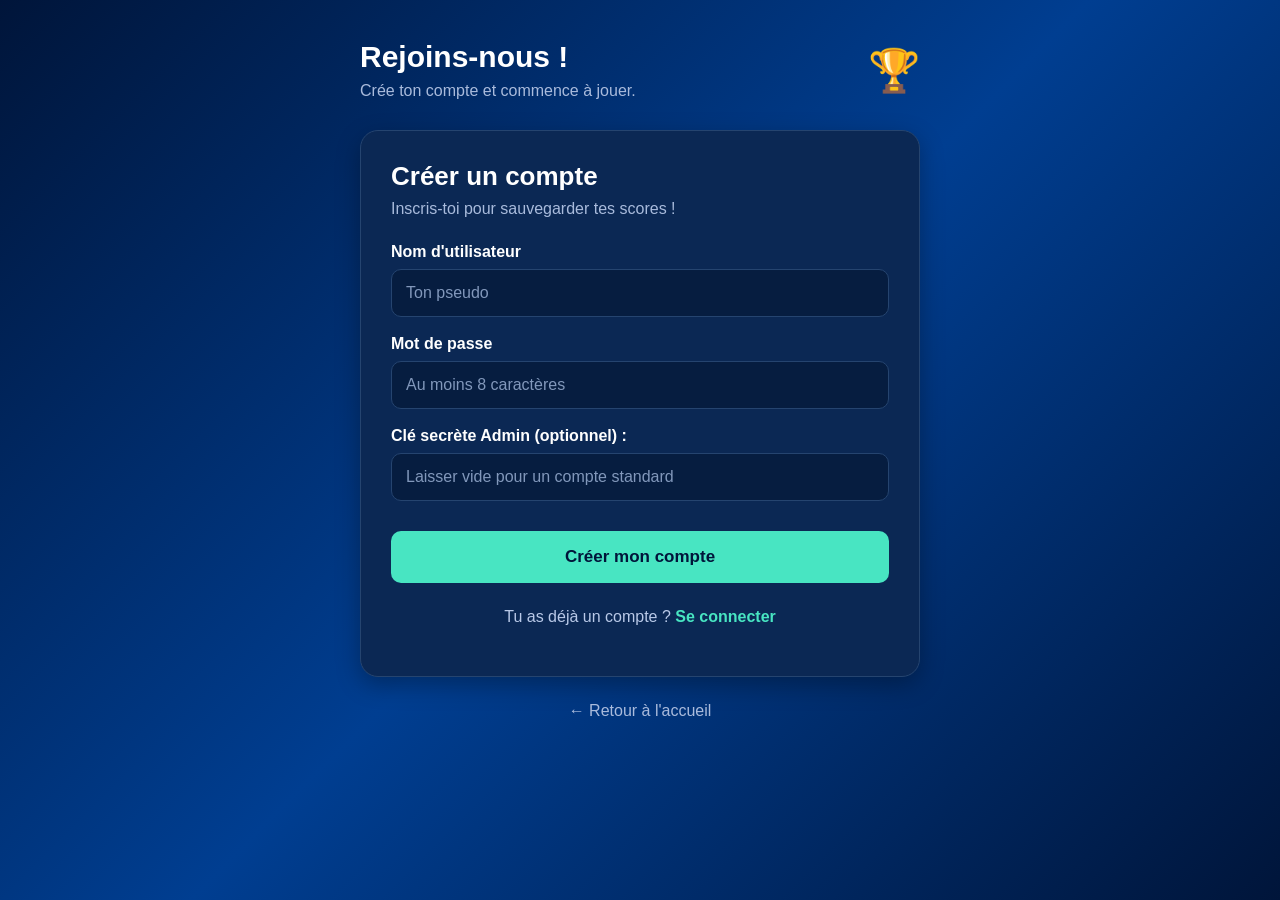
<file: templates/cree.html>
<!DOCTYPE html>
<html lang="fr">
<head>
    <meta charset="UTF-8">
    <meta name="viewport" content="width=device-width, initial-scale=1.0">
    <title>Creation de compte</title>
</head>

<!DOCTYPE html>
<html lang="fr">
<head>
    <meta charset="UTF-8">
    <meta name="viewport" content="width=device-width, initial-scale=1.0">
    <title>Créer un compte</title>
    <link rel="stylesheet" href="../static/styles/cree.css">
</head>
<body>

<div class="container">

    <header class="header">
        <div>
            <h1>Rejoins-nous !</h1>
            <p class="subtitle">Crée ton compte et commence à jouer.</p>
        </div>
        <div class="trophy">🏆</div>
    </header>

    <div class="auth-card">

        <h2>Créer un compte</h2>
        <p class="form-subtitle">Inscris-toi pour sauvegarder tes scores !</p>

        <form id="registerForm" action="/cree" method="POST">

        <label for="username">Nom d'utilisateur</label>
        <input
            type="text"
            id="username"
            name="username"
            placeholder="Ton pseudo"
            minlength="3"
            required
        >

        <label for="password">Mot de passe</label>
        <input
            type="password"
            id="password"
            name="password"
            placeholder="Au moins 8 caractères"
            minlength="8"
            required
        >

    <div class="form-group">
        <label for="admin_key">Clé secrète Admin (optionnel) :</label>
        <input 
        type="password" id="admin_key" name="admin_key" placeholder="Laisser vide pour un compte standard"
        >
    </div>


        <button type="submit" class="submit-btn">
            Créer mon compte
        </button>

        </form>

        <p class="switch-text">
            Tu as déjà un compte ?
            <a href="login">Se connecter</a>
        </p>

        <p id="message" class="message"></p>

    </div>

    <a href="/" class="back-link">← Retour à l'accueil</a>

</div>



</body>
</html>

</body>
</html>
</file>
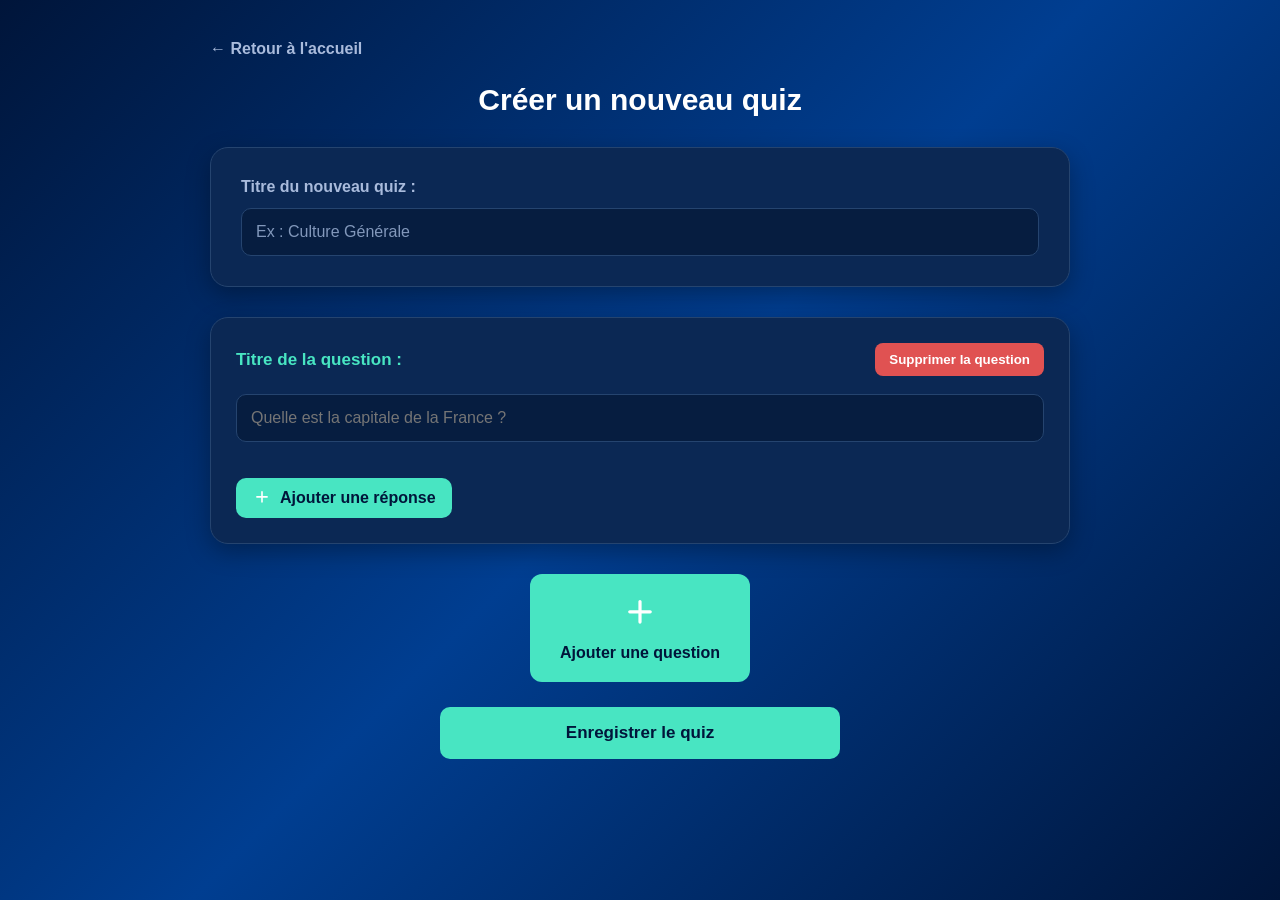
<file: templates/new_quiz.html>
<!DOCTYPE html>
<html lang="fr">
<head>
    <meta charset="UTF-8">
    <meta name="viewport" content="width=device-width, initial-scale=1.0">
    <title>Créer un nouveau quiz</title>
    <link rel="stylesheet" href="../static/styles/new_quiz.css"/>
</head>
<body>
    <div class="top-bar">
        <a href="/" class="back-link">← Retour à l'accueil</a>
    </div>

    <h1>Créer un nouveau quiz</h1>

    <form class="quiz-form" onsubmit="event.preventDefault();">
        <label for="quiz_name">Titre du nouveau quiz :</label>
        <input type="text" name="quiz_name" id="quiz_name" placeholder="Ex : Culture Générale"/>
    </form>

    <div class="questions" id="question-container"></div>

    <div class="btn-container">
        <div class="create-btn" onclick="new_question()" title="Ajouter une nouvelle question">
            <object class="plus-icon" data="../static/icons/plus.svg" type="image/svg+xml"></object>
            <span>Ajouter une question</span>
        </div>
    </div>

    <div class="submit-container">
        <button type="button" class="submit-btn" onclick="submit()">Enregistrer le quiz</button>
    </div>

    <script src="../static/scripts/new_quiz.js" defer></script>
</body>
</html>
</file>
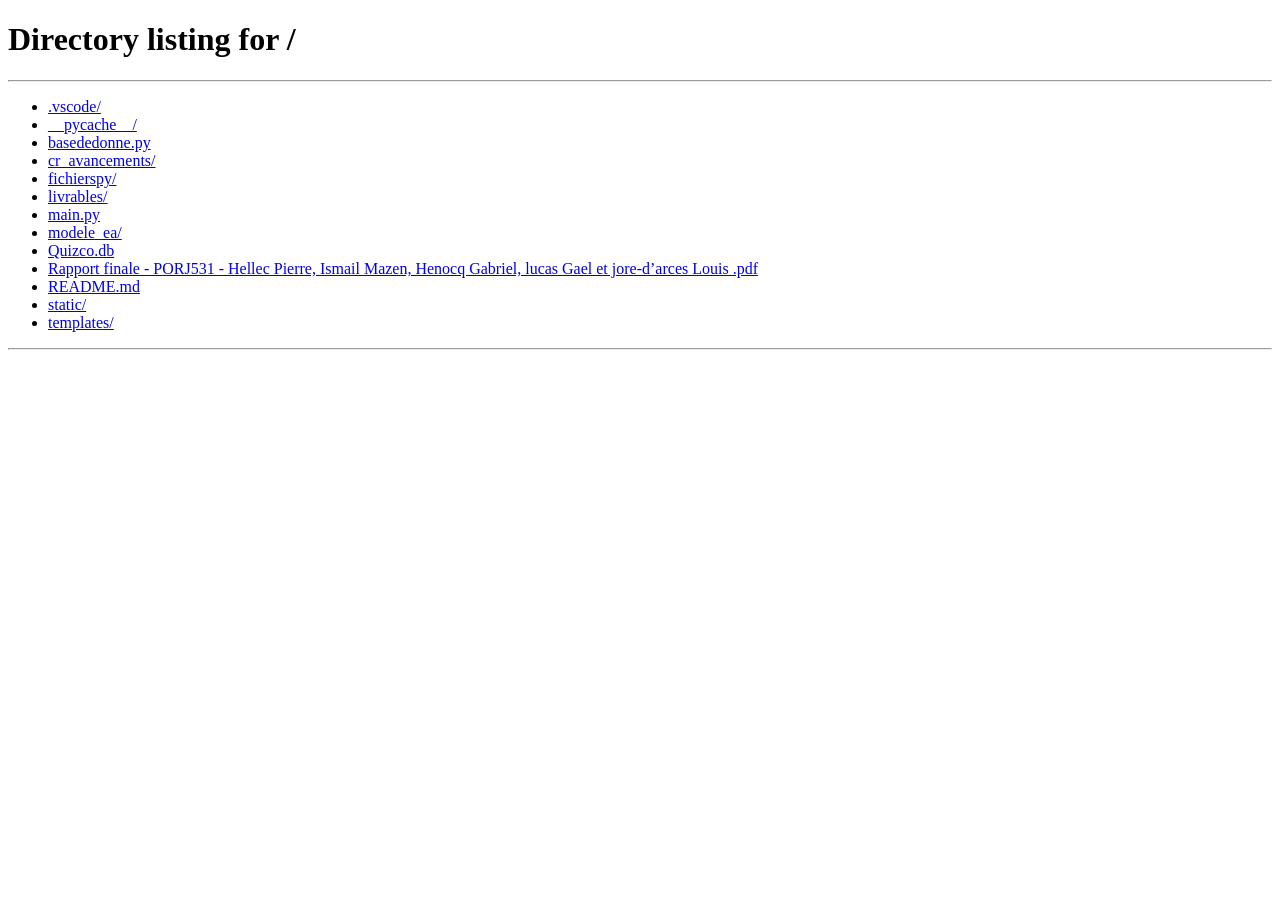
<file: templates/quiz.html>
<!DOCTYPE html>
<html lang="en">
<head>
    <meta charset="UTF-8">
    <meta name="viewport" content="width=device-width, initial-scale=1.0">
    <link rel="stylesheet" href="../static/styles/quiz.css">
    <title>Quizz de folie</title>
</head>
<body>
    <div class="quiz-container">

        <!-- Question + Illustration -->
        <div class="question-zone">

            <h1 class="question" id="question-txt">
                Oh là là ! ça marche pas !
            </h1>

            <!--
            <img
                src="../static/Polytech.png"
                alt="Illustration"
                class="question-image"
            >
            -->

        </div>

        <!-- Réponses -->
        <div class="answers-zone" id="answers-zone">

            <!--LES Réponses ici-->
        </div>

    </div>

<script src="../static/scripts/quiz.js" defer></script>
</body>
</html>
</file>
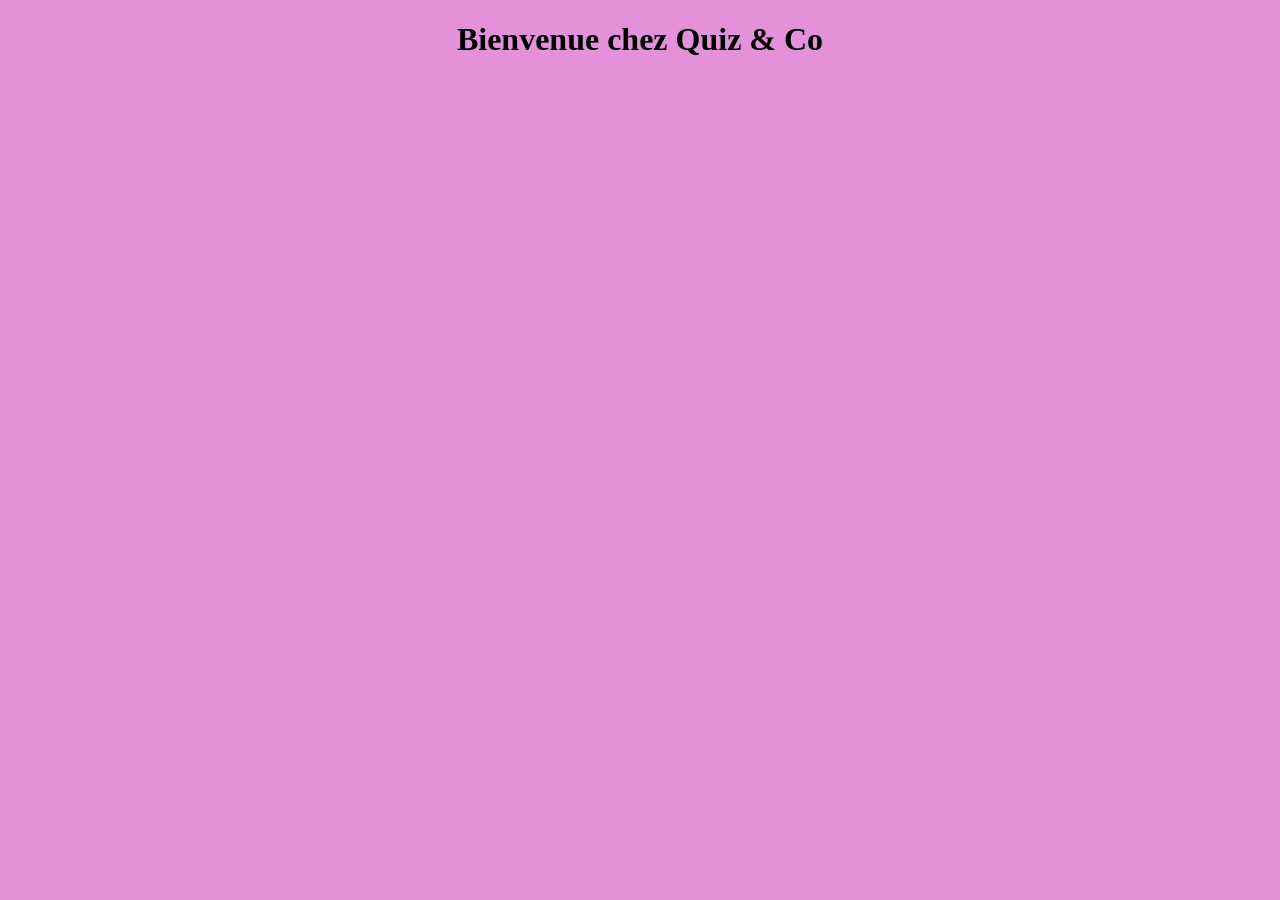
<file: fichierspy/Front end/front_end.html>
<!DOCTYPE html>
<html lang="en">
<head>
    <meta charset="UTF-8">
    <meta name="viewport" content="width=device-width, initial-scale=1.0">
    <link rel="stylesheet" href="CSS_front_end.css">
    <title>Quizz de folie</title>
</head>
<body>
    <h1>Bienvenue chez Quiz & Co</h1>


    
</body>
</html>
</file>
<file: static/styles/cree.css>
* {
    margin: 0;
    padding: 0;
    box-sizing: border-box;
}

body {
    min-height: 100vh;
    font-family: Arial, Helvetica, sans-serif;

    background: linear-gradient(
        135deg,
        #00153a,
        #003e91,
        #00153a
    );

    color: white;
}

/* Conteneur principal */

.container {
    max-width: 600px;
    margin: 0 auto;
    padding: 40px 20px;
}

/* En-tête */

.header {
    display: flex;
    justify-content: space-between;
    align-items: center;
    margin-bottom: 30px;
}

.header h1 {
    font-size: 30px;
    margin-bottom: 8px;
}

.subtitle {
    color: #a9bbdc;
}

.trophy {
    font-size: 42px;
}

/* Carte */

.auth-card {
    background: #0b2854;
    padding: 30px;
    border-radius: 18px;
    border: 1px solid #25446f;
    box-shadow: 0 8px 25px rgba(0,0,0,0.3);
}

.auth-card h2 {
    font-size: 26px;
    margin-bottom: 8px;
}

.form-subtitle {
    color: #a9bbdc;
    margin-bottom: 25px;
}

/* Formulaire */

label {
    display: block;
    margin-bottom: 8px;
    margin-top: 18px;
    font-weight: bold;
}

input {
    width: 100%;
    padding: 14px;
    border-radius: 10px;
    border: 1px solid #25446f;
    background: #061d40;
    color: white;
    font-size: 16px;
    outline: none;
}

input:focus {
    border-color: #48e5c2;
    box-shadow: 0 0 8px rgba(72,229,194,0.3);
}

input::placeholder {
    color: #8298bb;
}

/* Bouton */

.submit-btn {
    width: 100%;
    padding: 16px;
    margin-top: 30px;

    border: none;
    border-radius: 10px;

    background: #48e5c2;
    color: #00153a;

    font-size: 17px;
    font-weight: bold;

    cursor: pointer;
    transition: 0.2s;
}

.submit-btn:hover {
    background: #70f5d8;
    transform: translateY(-2px);
}

/* Liens */

.switch-text {
    text-align: center;
    color: #b9c9e8;
    margin-top: 25px;
}

.switch-text a {
    color: #48e5c2;
    font-weight: bold;
    text-decoration: none;
}

.switch-text a:hover {
    text-decoration: underline;
}

.back-link {
    display: block;
    text-align: center;
    color: #a9bbdc;
    text-decoration: none;
    margin-top: 25px;
}

.back-link:hover {
    color: #48e5c2;
}

/* Messages */

.message {
    text-align: center;
    margin-top: 20px;
    color: #48e5c2;
}

/* Mobile */

@media (max-width: 500px) {
    .container {
        padding: 25px 15px;
    }

    .auth-card {
        padding: 20px;
    }
}
</file>
<file: static/styles/new_quiz.css>
/* ========================================
   RESET & BASE
======================================== */

* {
    margin: 0;
    padding: 0;
    box-sizing: border-box;
}

body {
    min-height: 100vh;
    max-width: 900px;
    margin: 0 auto;
    padding: 40px 20px;

    font-family: Arial, Helvetica, sans-serif;

    background: linear-gradient(
        135deg,
        #00153a,
        #003e91,
        #00153a
    );

    color: white;
}

/* ========================================
   BARRE DE NAVIGATION
======================================== */

.top-bar {
    margin-bottom: 25px;
}

.top-bar .back-link {
    display: inline-block;
    color: #a9bbdc;
    text-decoration: none;
    font-weight: bold;
    transition: 0.2s;
}

.top-bar .back-link:hover {
    color: #48e5c2;
}

/* ========================================
   TITRE PRINCIPAL
======================================== */

h1 {
    text-align: center;
    font-size: 30px;
    margin-bottom: 30px;
    color: white;
}

/* ========================================
   FORMULAIRE DU QUIZ
======================================== */

.quiz-form {
    background: #0b2854;
    padding: 30px;
    border-radius: 18px;
    border: 1px solid #25446f;
    box-shadow: 0 8px 25px rgba(0, 0, 0, 0.3);

    display: flex;
    flex-direction: column;
    gap: 12px;
}

.quiz-form label {
    font-weight: bold;
    color: #a9bbdc;
}

.quiz-form input {
    width: 100%;
    padding: 14px;

    border: 1px solid #25446f;
    border-radius: 10px;

    background: #061d40;
    color: white;

    font-size: 16px;
    outline: none;
    transition: 0.2s;
}

.quiz-form input:focus {
    border-color: #48e5c2;
    box-shadow: 0 0 8px rgba(72, 229, 194, 0.3);
}

.quiz-form input::placeholder {
    color: #8298bb;
}

/* ========================================
   LISTE DES QUESTIONS
======================================== */

.questions {
    display: grid;
    gap: 20px;
    margin-top: 30px;
    margin-bottom: 30px;
}

/* ========================================
   CARTE QUESTION
======================================== */

.question {
    background: #0b2854;
    padding: 25px;
    border-radius: 18px;
    border: 1px solid #25446f;
    box-shadow: 0 8px 25px rgba(0, 0, 0, 0.3);
}

.question .question-card-content {
    display: flex;
    flex-direction: column;
    gap: 18px;
}

.question .question-header {
    display: flex;
    justify-content: space-between;
    align-items: center;
    gap: 12px;
}

.question .question-header label {
    font-weight: bold;
    font-size: 17px;
    color: #48e5c2;
}

.question .question-title-input {
    width: 100%;
    padding: 14px;

    border: 1px solid #25446f;
    border-radius: 10px;

    background: #061d40;
    color: white;

    font-size: 16px;
    outline: none;
    transition: 0.2s;
}

.question .question-title-input:focus {
    border-color: #48e5c2;
    box-shadow: 0 0 8px rgba(72, 229, 194, 0.3);
}

/* ========================================
   BOUTON SUPPRIMER QUESTION
======================================== */

.question .question-header .delete-question-btn {
    background: #e05252;
    color: white;

    border: none;
    padding: 9px 14px;
    border-radius: 8px;

    cursor: pointer;
    font-weight: bold;
    transition: 0.2s;
}

.question .question-header .delete-question-btn:hover {
    background: #ff6b6b;
    transform: translateY(-2px);
}

/* ========================================
   RÉPONSES
======================================== */

.answer-container {
    display: flex;
    flex-direction: column;
    gap: 12px;
}

.answer-row {
    display: flex;
    align-items: center;
    gap: 12px;

    background: #061d40;
    padding: 12px;

    border: 1px solid #25446f;
    border-radius: 10px;
}

.answer-row .answer-input {
    flex: 1;
    min-width: 0;
    padding: 12px;

    border: 1px solid #25446f;
    border-radius: 8px;

    background: #0b2854;
    color: white;

    font-size: 15px;
    outline: none;
    transition: 0.2s;
}

.answer-row .answer-input:focus {
    border-color: #48e5c2;
    box-shadow: 0 0 8px rgba(72, 229, 194, 0.3);
}

.answer-row .correct-label {
    display: flex;
    align-items: center;
    gap: 7px;

    color: #a9bbdc;
    font-size: 14px;

    cursor: pointer;
    user-select: none;
}

.answer-row .correct-label input {
    width: auto;
    accent-color: #48e5c2;
    cursor: pointer;
}

/* ========================================
   BOUTON SUPPRIMER RÉPONSE
======================================== */

.answer-row .delete-answer-btn {
    background: transparent;
    border: none;

    color: #e05252;
    font-size: 20px;
    font-weight: bold;

    cursor: pointer;
    padding: 5px;

    transition: 0.2s;
}

.answer-row .delete-answer-btn:hover {
    color: #ff6b6b;
    transform: scale(1.1);
}

/* ========================================
   BOUTON AJOUTER UNE RÉPONSE
======================================== */

.add-answer {
    display: inline-flex;
    align-items: center;
    gap: 8px;
    align-self: flex-start;

    background: #48e5c2;
    color: #00153a;

    padding: 10px 16px;
    border-radius: 10px;

    cursor: pointer;
    font-weight: bold;

    transition: 0.2s;
}

.add-answer:hover {
    background: #70f5d8;
    transform: translateY(-2px);
}

/* ========================================
   ICÔNES PLUS
======================================== */

.plus-icon {
    pointer-events: none;
    height: 2.5em;
    width: 2.5em;
}

.plus-icon.small-plus {
    height: 1.25em;
    width: 1.25em;
}

/* ========================================
   BOUTON CRÉER UNE QUESTION
======================================== */

.btn-container {
    display: flex;
    justify-content: center;
    width: 100%;
    margin-bottom: 25px;
}

.create-btn {
    display: flex;
    flex-direction: column;
    align-items: center;
    justify-content: center;
    gap: 10px;

    background: #48e5c2;
    color: #00153a;

    padding: 20px 30px;
    border: none;
    border-radius: 12px;

    cursor: pointer;
    font-weight: bold;

    transition: 0.2s;
}

.create-btn:hover {
    background: #70f5d8;
    transform: translateY(-2px);
}

/* ========================================
   BOUTON DE VALIDATION
======================================== */

.submit-container {
    display: flex;
    justify-content: center;
    margin-top: 25px;
}

.submit-container .submit-btn {
    width: 100%;
    max-width: 400px;

    background: #48e5c2;
    color: #00153a;

    border: none;
    padding: 16px 25px;
    border-radius: 10px;

    font-size: 17px;
    font-weight: bold;

    cursor: pointer;
    transition: 0.2s;
}

.submit-container .submit-btn:hover {
    background: #70f5d8;
    transform: translateY(-2px);
}

/* ========================================
   RESPONSIVE MOBILE
======================================== */

@media (max-width: 500px) {

    body {
        padding: 25px 15px;
    }

    h1 {
        font-size: 25px;
    }

    .quiz-form {
        padding: 20px;
    }

    .question {
        padding: 18px;
    }

    .answer-row {
        flex-wrap: wrap;
    }

    .answer-row .answer-input {
        width: 100%;
        flex-basis: 100%;
    }

    .question .question-header {
        flex-wrap: wrap;
    }

    .create-btn {
        padding: 16px 22px;
    }
}
</file>
<file: static/styles/quiz.css>
*{
    margin:0;
    padding:0;
    box-sizing:border-box;
}


body{
    font-family:Arial, sans-serif;
    background:linear-gradient(
        135deg,
        #00153a,
        #003e91,
        #00153a
    );
    background-attachment: fixed;
    background-size: cover;
    color:white;
    height:100vh;
}

/* Structure générale */

.quiz-container{
    display:flex;
    flex-direction:column;
    height:100vh;
}

/* Partie haute */

.question-zone{
    flex:1;
    display:flex;
    flex-direction:column;
    justify-content:center;
    align-items:center;

    padding:20px;
}

/* Question */

.question{
    text-align:center;
    font-size:2rem;

    margin-bottom:25px;

    max-width:1200px;

    text-shadow:2px 2px 5px rgba(0,0,0,0.6);
}

/* Image */

.question-image{
    width:70%;
    max-width:900px;

    max-height:45vh;

    object-fit:contain;

    border-radius:12px;

    box-shadow:
        0 0 20px rgba(0,0,0,0.5);
}

/* Zone des réponses */

.answers-zone{
    height:35vh;

    display:grid;

    grid-template-columns:1fr 1fr;
    grid-template-rows:1fr 1fr;

    gap:15px;

    padding:15px;
}

/* Réponse */

.answer{
    border:none;

    background:linear-gradient(
        180deg,
        #1f8fff,
        #0058d6
    );

    color:white;

    font-size:1.4rem;

    font-weight:bold;

    border-radius:16px;

    cursor:pointer;

    transition:0.25s;

    box-shadow:
        0 4px 12px rgba(0,0,0,0.4);

    padding:15px;
}

/* Survol */

.answer:hover{
    transform:scale(1.02);

    background:linear-gradient(
        180deg,
        #42a5ff,
        #0070ff
    );
}

/* Clic */

.answer:active{
    transform:scale(0.98);
}
</file>
<file: fichierspy/Front end/CSS_front_end.css>
body{
    background-color: rgb(227, 146, 217);
    text-align: center;
}
</file>
